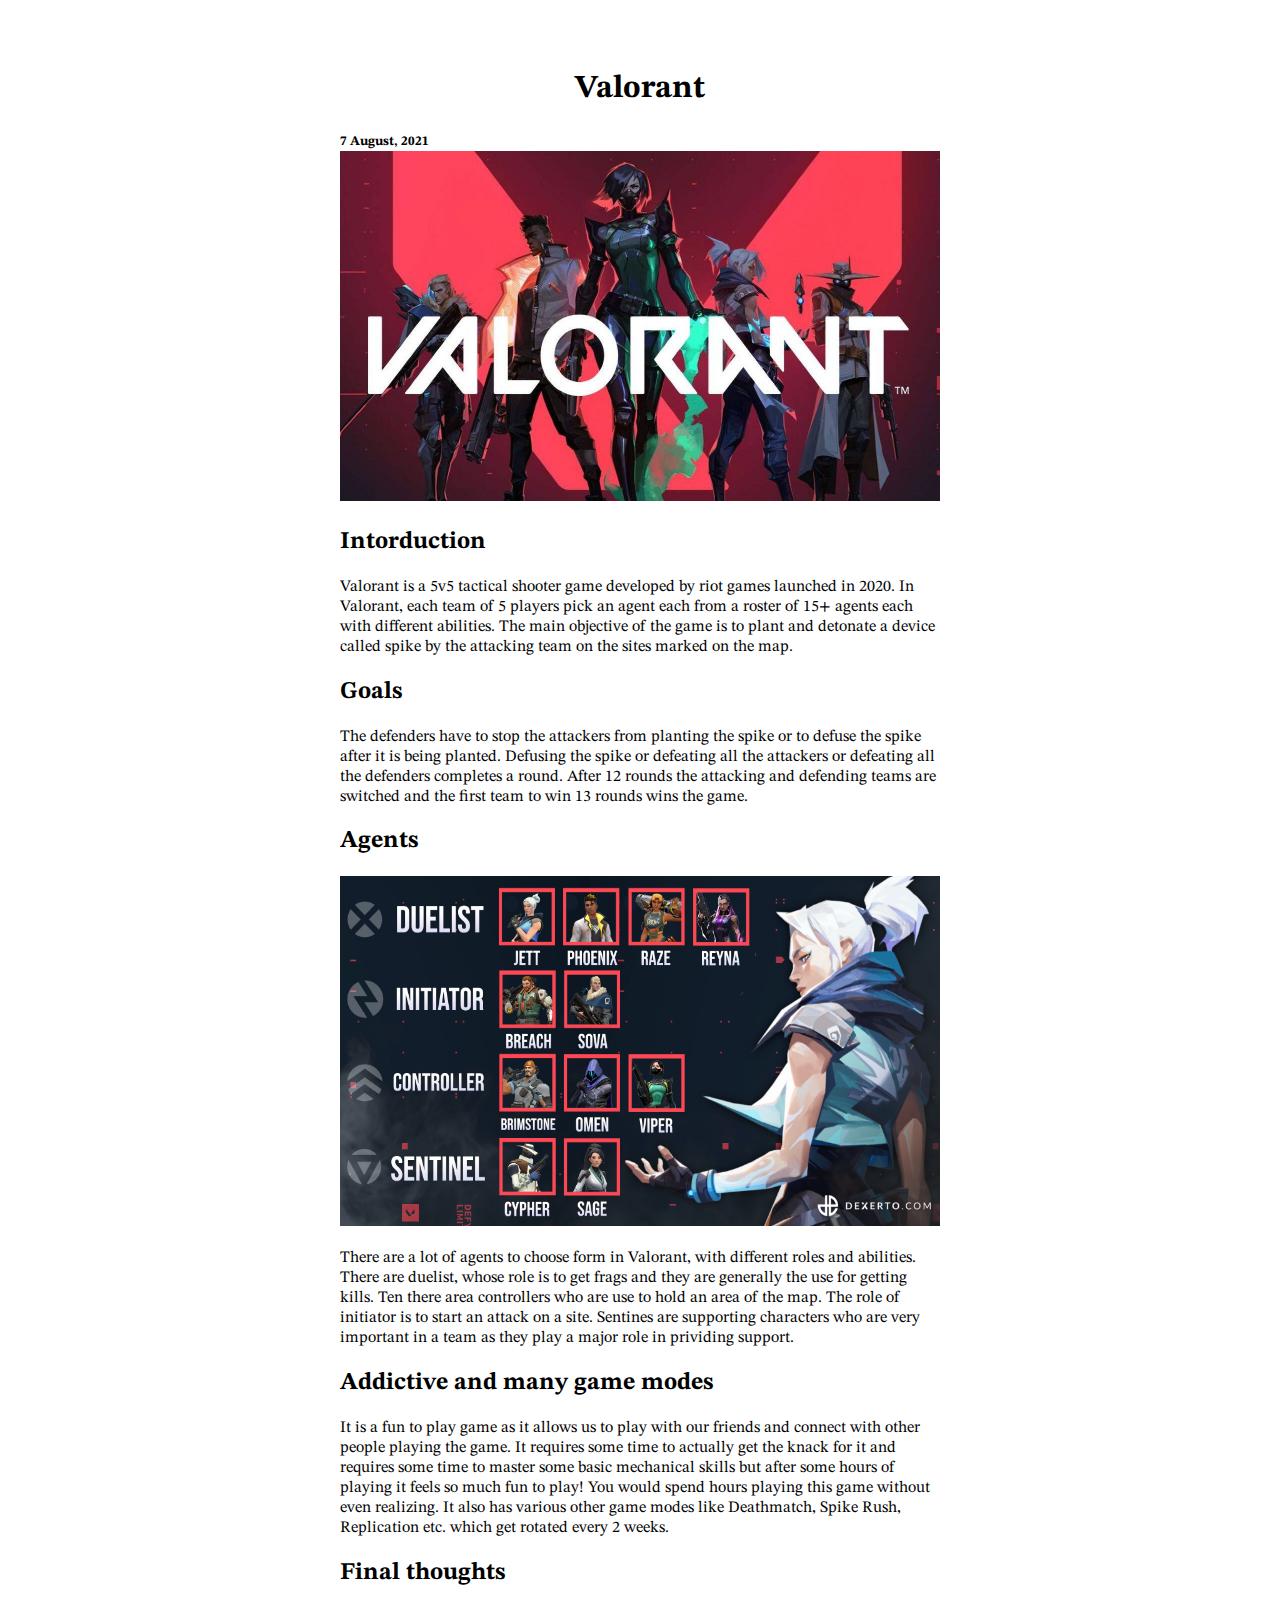
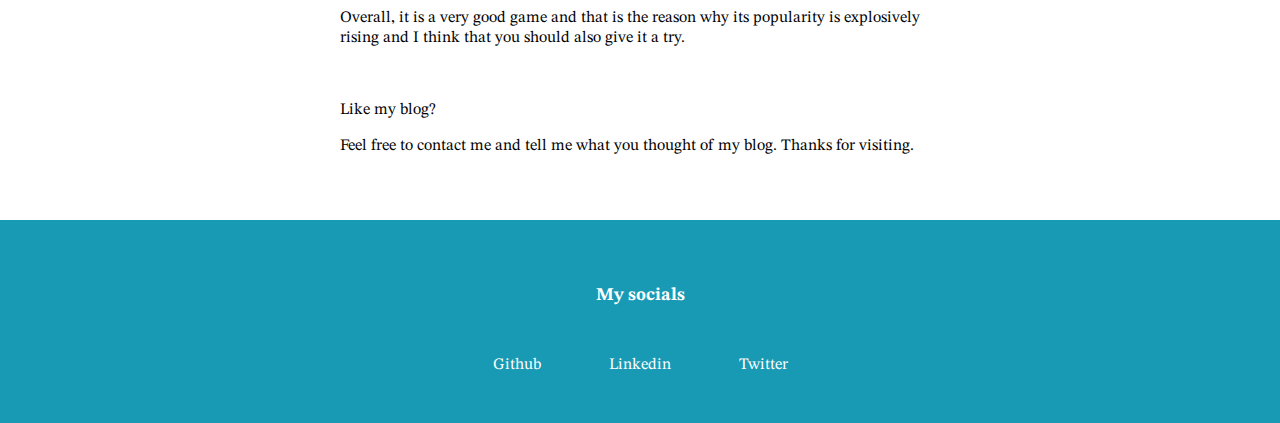
<file: index.html>
<!DOCTYPE html>
<html lang="en">
  <head>
    <meta charset="UTF-8" />
    <meta http-equiv="X-UA-Compatible" content="IE=edge" />
    <meta name="viewport" content="width=device-width, initial-scale=1.0" />
    <title>Valorant</title>
    <link href="styles.css" rel="stylesheet" />
  </head>
  <body>
    <section class="section">
      <div class="container container-center">
        <h1>Valorant</h1>
        <small><strong>7 August, 2021</strong> </small>
        <br />
        <img src="images/header.jpg" width="600" height="350" />
        <h2>Intorduction</h2>
        <p>
          Valorant is a 5v5 tactical shooter game developed by riot games
          launched in 2020. In Valorant, each team of 5 players pick an agent
          each from a roster of 15+ agents each with different abilities. The
          main objective of the game is to plant and detonate a device called
          spike by the attacking team on the sites marked on the map.
        </p>
        <h2>Goals</h2>
        <p>
          The defenders have to stop the attackers from planting the spike or to
          defuse the spike after it is being planted. Defusing the spike or
          defeating all the attackers or defeating all the defenders completes a
          round. After 12 rounds the attacking and defending teams are switched
          and the first team to win 13 rounds wins the game.
        </p>
        <h2>Agents</h2>
        <img src="images/agents.jpg" width="600" height="350" />
        <p>
          There are a lot of agents to choose form in Valorant, with different
          roles and abilities. There are duelist, whose role is to get frags and
          they are generally the use for getting kills. Ten there area
          controllers who are use to hold an area of the map. The role of
          initiator is to start an attack on a site. Sentines are supporting
          characters who are very important in a team as they play a major role
          in prividing support.
        </p>
        <h2>Addictive and many game modes</h2>
        <p>
          It is a fun to play game as it allows us to play with our friends and
          connect with other people playing the game. It requires some time to
          actually get the knack for it and requires some time to master some
          basic mechanical skills but after some hours of playing it feels so
          much fun to play! You would spend hours playing this game without even
          realizing. It also has various other game modes like Deathmatch, Spike
          Rush, Replication etc. which get rotated every 2 weeks.
        </p>

        <h2>Final thoughts</h2>

        <p>
          Overall, it is a very good game and that is the reason why its
          popularity is explosively rising and I think that you should also give
          it a try.
        </p>
        <br />
        <p>Like my blog?</p>
        <p>
          Feel free to contact me and tell me what you thought of my blog.
          Thanks for visiting.
        </p>
      </div>
    </section>

    <footer class="footer">
      <div class="footer footer-heading">My socials</div>
      <ul class="social-links list-non-bullet">
        <li class="list-inline">
          <a class="link" href="https://github.com/AmishMishra11">Github</a>
        </li>
        <li class="list-inline">
          <a
            class="link"
            href="https://www.linkedin.com/in/amish-mishra-98b43221a/"
            >Linkedin</a
          >
        </li>
        <li class="list-inline">
          <a class="link" href="https://twitter.com/The_Scarcastic1">Twitter</a>
        </li>
      </ul>
    </footer>
  </body>
</html>
</file>
<file: styles.css>
@import url("https://fonts.googleapis.com/css2?family=STIX+Two+Text:wght@400;700&display=swap");

:root {
  --primary: #189ab4;
  --secondary: #d4f1f4;
}

body {
  font-family: "STIX Two Text", serif;
  margin: 0px;
}

.section {
  padding: 3rem;
}

.section h1 {
  text-align: center;
}

.ow {
  background-color: var(--secondary);
}

.container {
  padding: 0rem 1rem;
}
.container-center {
  max-width: 600px;
  margin: auto;
}

.list-non-bullet {
  list-style: none;
}

.list-inline {
  display: inline;
  padding: 0rem 1rem;
}
.lists {
  padding: 1rem 0rem;
}

.link {
  text-decoration: none;
  padding: 0.5rem 1rem;
}
.link-primary {
  background-color: var(--primary);
  color: white;
  border-radius: 0.5rem;
}
.link-secondary {
  color: var(--primary);
  border-radius: 0.5rem;
  border: 1px solid var(--primary);
}

.footer {
  background-color: var(--primary);
  padding: 2rem;
  text-align: center;
  color: white;
}
.footer .footer-heading {
  font-weight: bold;
  font-size: large;
}
.footer .link {
  color: white;
}

.footer .social-links {
  padding-inline-start: 0px;
}
</file>
